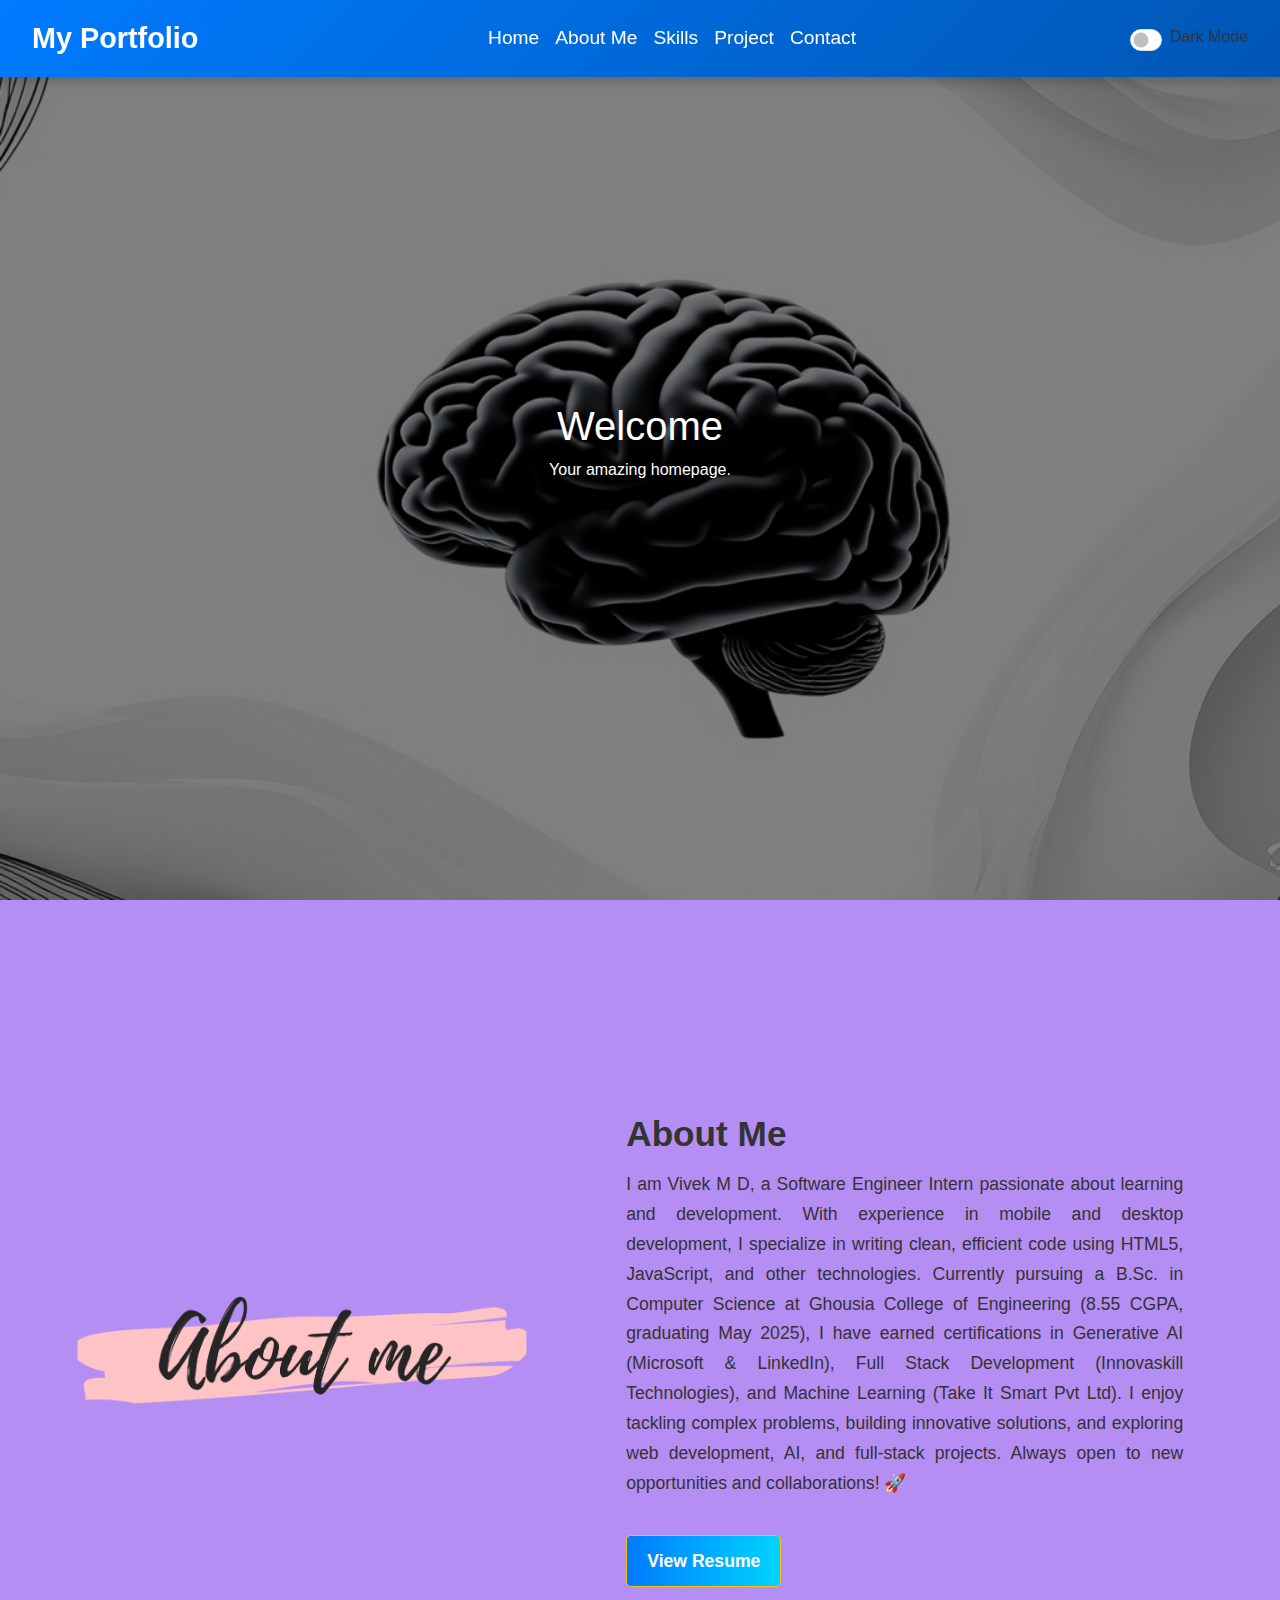
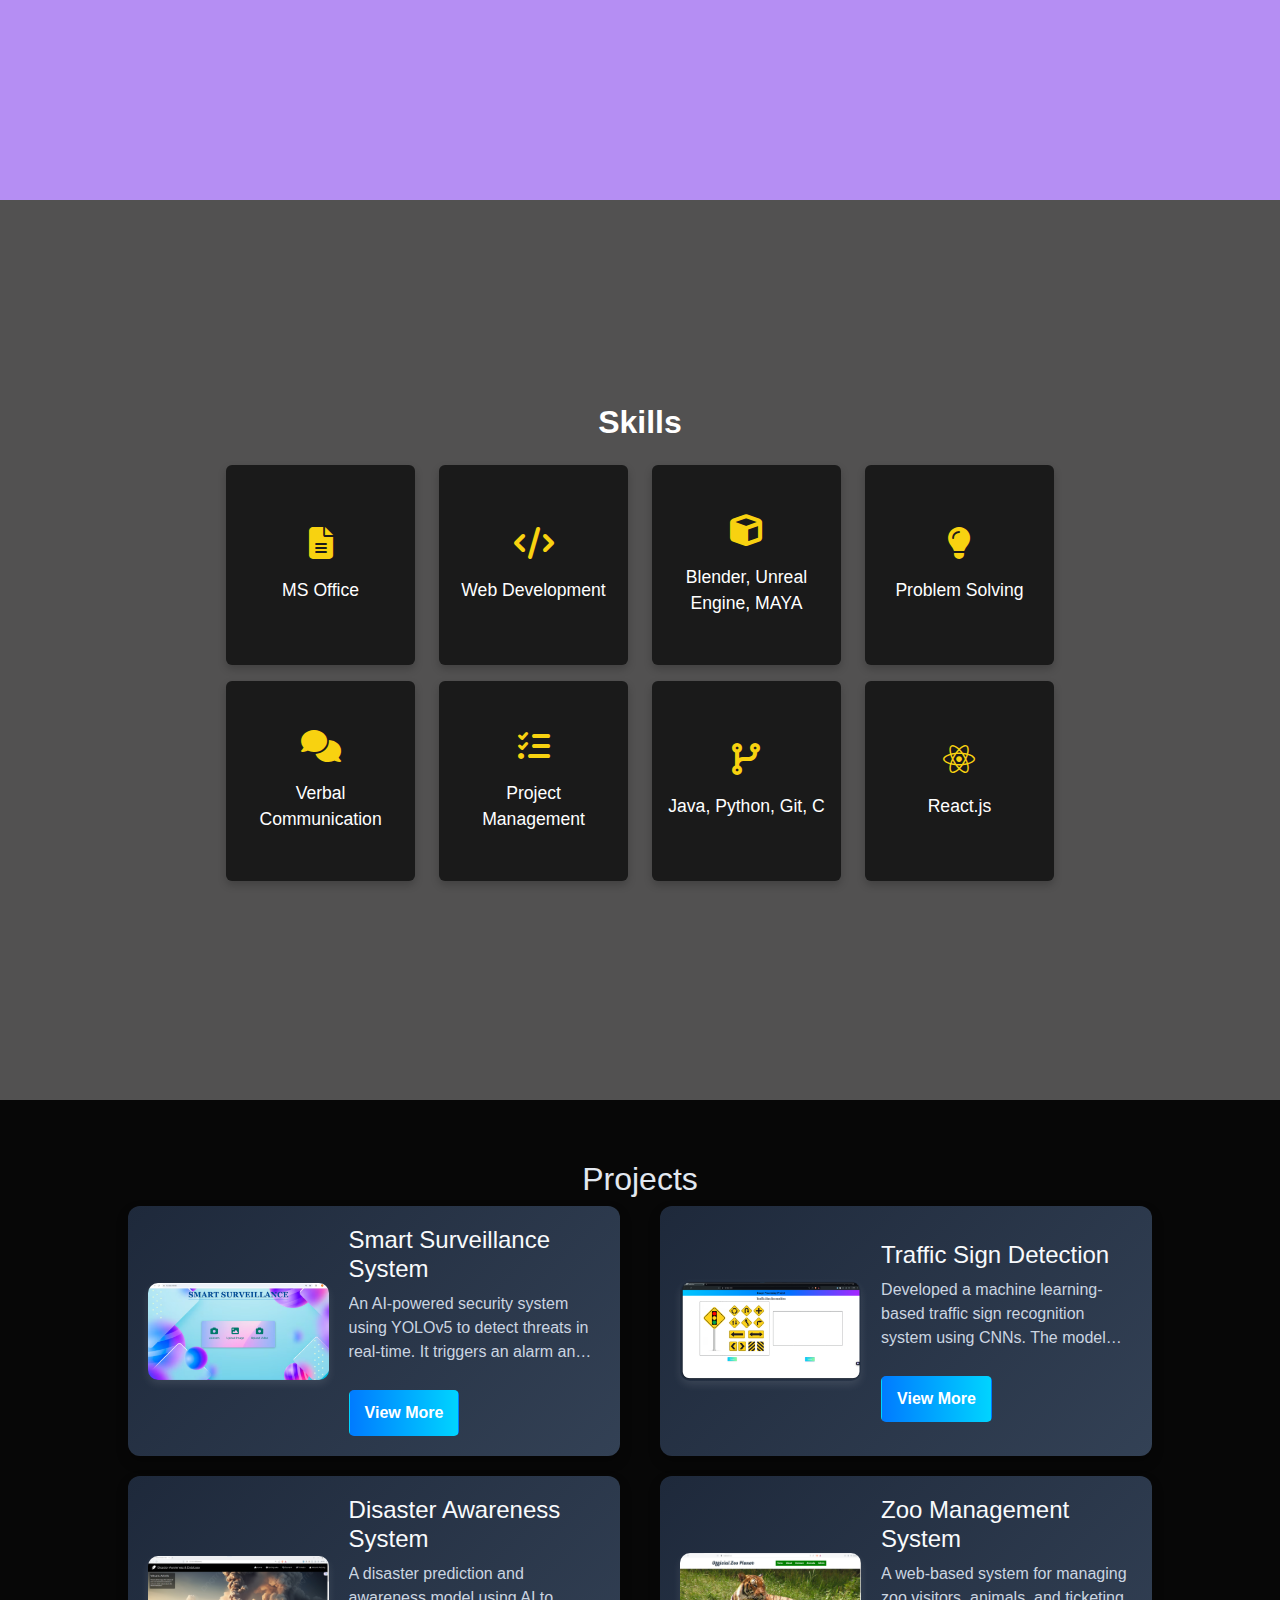
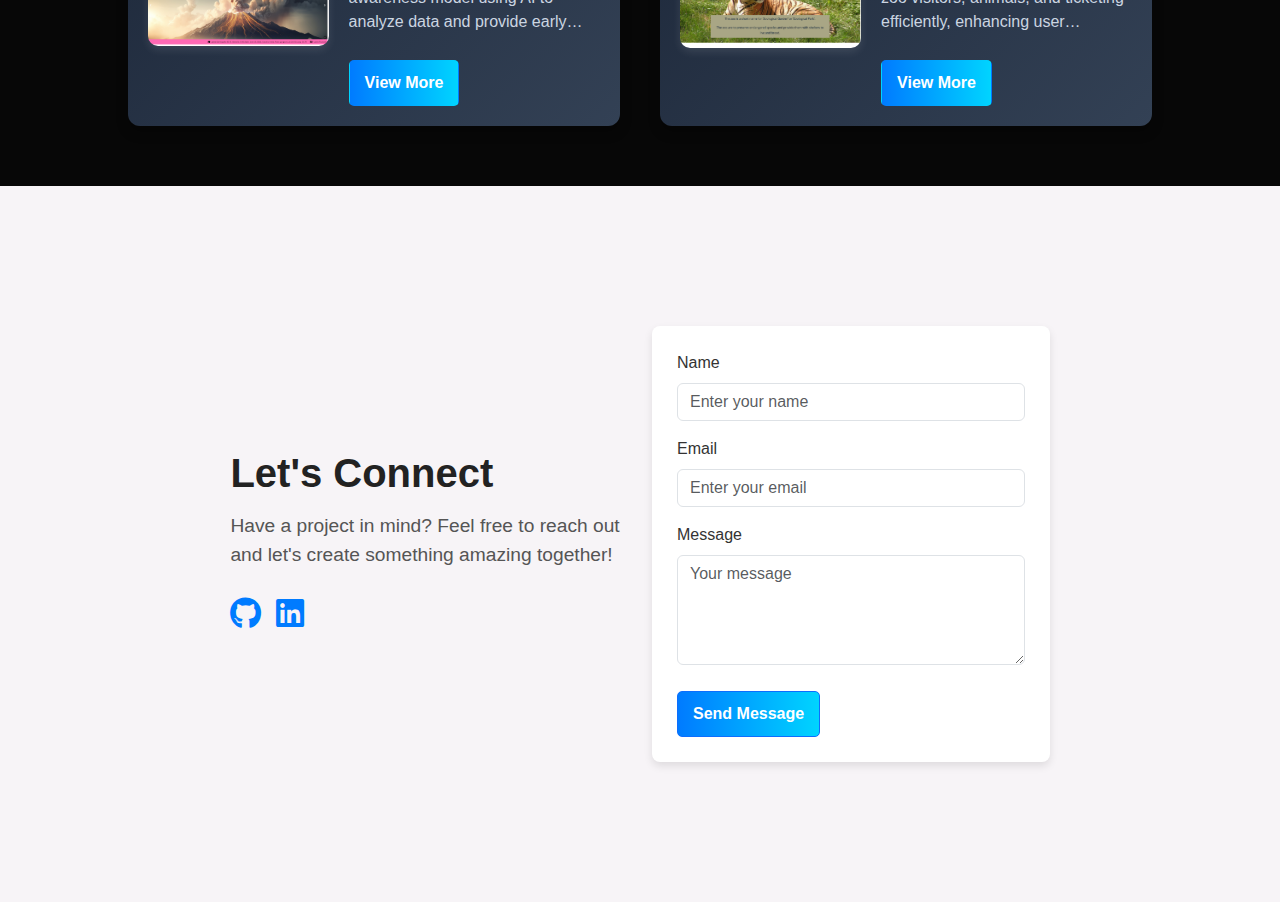
<file: index.html>
<!DOCTYPE html>
<html lang="en">
<head>
    <meta charset="UTF-8">
    <meta name="viewport" content="width=device-width, initial-scale=1.0">
    <title>My portfolio</title>
    <link rel="icon" type="image/png" href="./assets/portfolio.png">

    <!-- Bootstrap CSS -->
    <link href="https://cdn.jsdelivr.net/npm/bootstrap@5.3.3/dist/css/bootstrap.min.css" rel="stylesheet">
    <link rel="stylesheet" href="https://cdnjs.cloudflare.com/ajax/libs/font-awesome/6.4.2/css/all.min.css">
    <link rel="stylesheet" href="./assets/css/style.css">
    <link rel="stylesheet" href="./assets/css/darkmode.css">

</head>
<body>
    
<!-- Navbar (Fixed at Top) -->
<nav class="navbar navbar-expand-lg navbar-custom fixed-top">
    <div class="container-fluid">
        <a class="navbar-brand fw-bold" href="#">My Portfolio</a>

        <!-- Right-aligned Hamburger Menu -->
        <button class="navbar-toggler ms-auto" type="button" data-bs-toggle="collapse" data-bs-target="#navbarNav">
            <span class="navbar-toggler-icon"></span>
        </button>

        <div class="collapse navbar-collapse text-center" id="navbarNav">
            <ul class="navbar-nav mx-auto">
                <li class="nav-item"><a class="nav-link" href="#">Home</a></li>
                <li class="nav-item"><a class="nav-link" href="#section2">About Me</a></li>
                <li class="nav-item"><a class="nav-link" href="#section3">Skills</a></li>
                <li class="nav-item"><a class="nav-link" href="#projects">Project</a></li>
                <li class="nav-item"><a class="nav-link" href="#section5">Contact</a></li>
            </ul>

            <!-- Dark Mode Toggle -->
            <div class="form-check form-switch d-lg-block d-flex justify-content-center mt-2 mt-lg-0">
                <input class="form-check-input" type="checkbox" id="darkModeToggle">
                <label class="form-check-label" for="darkModeToggle">Dark Mode</label>
            </div>
        </div>
    </div>
</nav>

<main>
        <!-- Full-Screen Hero Section -->
        <section id="section1" class="hero">
            <div class="hero-overlay">
                <h1>Welcome</h1>
                <p>Your amazing homepage.</p>
            </div>
            <img src="./assets/images/banner.png" alt="Welcome Image">
        </section> 

        <section id="section2" class="section about">
            <div class="about-container">
                <img src="./assets/images/aboutimg.png" alt="About Me">
                <div class="about-content">
                    <h1>About Me</h1>
                    <p>
                        I am Vivek M D, a Software Engineer Intern passionate about learning and development. 
                        With experience in mobile and desktop development, I specialize in writing clean, efficient 
                        code using HTML5, JavaScript, and other technologies.

                        Currently pursuing a B.Sc. in Computer Science at Ghousia College of Engineering (8.55 CGPA, 
                        graduating May 2025), I have earned certifications in Generative AI (Microsoft & LinkedIn), 
                        Full Stack Development (Innovaskill Technologies), and Machine Learning (Take It Smart Pvt Ltd).

                        I enjoy tackling complex problems, building innovative solutions, and exploring web development, 
                        AI, and full-stack projects. Always open to new opportunities and collaborations! 🚀
                    </p>
                    <!-- Resume Button -->
                    <a href="./assets/VIVEK_MD_Resume.pdf" target="_blank" class="btn btn-warning mt-3">View Resume</a>
                </div>
            </div>
        </section>
        

    <section id="section3" class="section"> 
        <div class="container">
            <h2 class="text-center fw-bold mb-4">Skills</h2>
            <div class="row justify-content-center">
                
                <!-- MS Office -->
                <div class="col-md-3 col-sm-6 mb-3">
                    <div class="skill-card bg-dark p-3 rounded text-center">
                        <i class="fas fa-file-alt fa-2x mb-2"></i>
                        <p class="mb-0">MS Office</p>
                    </div>
                </div>
    
                <!-- Web Development -->
                <div class="col-md-3 col-sm-6 mb-3">
                    <div class="skill-card bg-dark p-3 rounded text-center">
                        <i class="fas fa-code fa-2x mb-2"></i>
                        <p class="mb-0">Web Development</p>
                    </div>
                </div>
    
                <!-- Blender, Unreal Engine, MAYA -->
                <div class="col-md-3 col-sm-6 mb-3">
                    <div class="skill-card bg-dark p-3 rounded text-center">
                        <i class="fas fa-cube fa-2x mb-2"></i>
                        <p class="mb-0">Blender, Unreal Engine, MAYA</p>
                    </div>
                </div>
    
                <!-- Problem Solving -->
                <div class="col-md-3 col-sm-6 mb-3">
                    <div class="skill-card bg-dark p-3 rounded text-center">
                        <i class="fas fa-lightbulb fa-2x mb-2"></i>
                        <p class="mb-0">Problem Solving</p>
                    </div>
                </div>
    
                <!-- Verbal Communication -->
                <div class="col-md-3 col-sm-6 mb-3">
                    <div class="skill-card bg-dark p-3 rounded text-center">
                        <i class="fas fa-comments fa-2x mb-2"></i>
                        <p class="mb-0">Verbal Communication</p>
                    </div>
                </div>
    
                <!-- Project Management -->
                <div class="col-md-3 col-sm-6 mb-3">
                    <div class="skill-card bg-dark p-3 rounded text-center">
                        <i class="fas fa-tasks fa-2x mb-2"></i>
                        <p class="mb-0">Project Management</p>
                    </div>
                </div>
    
                <!-- Java, Python, Git, C -->
                <div class="col-md-3 col-sm-6 mb-3">
                    <div class="skill-card bg-dark p-3 rounded text-center">
                        <i class="fas fa-code-branch fa-2x mb-2"></i>
                        <p class="mb-0">Java, Python, Git, C</p>
                    </div>
                </div>
    
                <!-- React.js -->
                <div class="col-md-3 col-sm-6 mb-3">
                    <div class="skill-card bg-dark p-3 rounded text-center">
                        <i class="fab fa-react fa-2x mb-2"></i>
                        <p class="mb-0">React.js</p>
                    </div>
                </div>
    
            </div>
        </div>
    </section>

    <section id="projects" class="projects-section">
        <h2 class="text-center">Projects</h2>
        
        <div class="projects-container">
            <!-- Project 1 -->
            <div class="project-card">
                <img src="./assets/project-1/2.png" alt="Smart Surveillance System">
                <div class="project-details">
                    <h3>Smart Surveillance System</h3>
                    <p class="truncate-text">
                        An AI-powered security system using YOLOv5 to detect threats in real-time. It triggers an alarm and sends instant WhatsApp notifications using Flask and Twilio API, enhancing safety and monitoring efficiency.
                    </p>
                    <a href="projects.html#project1" class="btn">View More</a>
                </div>
            </div>
    
            <!-- Project 2 -->
            <div class="project-card">
                <img src="./assets/project-2/1.png" alt="Traffic Sign Detection">
                <div class="project-details">
                    <h3>Traffic Sign Detection</h3>
                    <p class="truncate-text">
                        Developed a machine learning-based traffic sign recognition system using CNNs. The model accurately detects and classifies traffic signs from images, enhancing road safety and supporting autonomous driving applications.
                    </p>
                    <a href="projects.html#project2" class="btn">View More</a>
                </div>
            </div>
    
            <!-- Project 3 -->
            <div class="project-card">
                <img src="./assets/project-3/1.png" alt="Disaster Awareness System">
                <div class="project-details">
                    <h3>Disaster Awareness System</h3>
                    <p class="truncate-text">
                        A disaster prediction and awareness model using AI to analyze data and provide early warnings, helping communities stay prepared and minimize risks.
                    </p>
                    <a href="projects.html#project3" class="btn">View More</a>
                </div>
            </div>
    
            <!-- Project 4 -->
            <div class="project-card">
                <img src="./assets/project-4/1.png" alt="Zoo Management System">
                <div class="project-details">
                    <h3>Zoo Management System</h3>
                    <p class="truncate-text">
                        A web-based system for managing zoo visitors, animals, and ticketing efficiently, enhancing user experience and operational control.
                    </p>
                    <a href="projects.html#project4" class="btn">View More</a>
                </div>
            </div>
        </div>
    </section>
    

    <section id="section5" class="contact-section">
        <div class="container">
            <div class="row align-items-center">
                <!-- Left Side: Heading & Description -->
                <div class="col-md-6 text-content">
                    <h2 class="fw-bold">Let's Connect</h2>
                    <p class="lead">Have a project in mind? Feel free to reach out and let's create something amazing together!</p>
                    
                    <!-- Social Links -->
                    <div class="social-links">
                        <a href="https://github.com/yourgithub" target="_blank"><i class="fab fa-github"></i></a>
                        <a href="https://linkedin.com/in/yourlinkedin" target="_blank"><i class="fab fa-linkedin"></i></a>
                    </div>
                </div>
    
                <!-- Right Side: Contact Form -->
                <div class="col-md-6">
                    <form id="contactForm">
                        <div class="mb-3">
                            <label for="name" class="form-label">Name</label>
                            <input type="text" id="name" class="form-control" placeholder="Enter your name" required>
                        </div>
                        
                        <div class="mb-3">
                            <label for="email" class="form-label">Email</label>
                            <input type="email" id="email" class="form-control" placeholder="Enter your email" required>
                        </div>
                        
                        <div class="mb-3">
                            <label for="message" class="form-label">Message</label>
                            <textarea id="message" class="form-control" rows="4" placeholder="Your message" required></textarea>
                        </div>
                        
                        <button type="submit" class="btn btn-primary">Send Message</button>
                    </form>
                </div>
            </div>
        </div>
    </section>
    
</main>




    <!-- Bootstrap JavaScript Bundle -->
<script src="https://cdn.jsdelivr.net/npm/bootstrap@5.3.3/dist/js/bootstrap.bundle.min.js"></script>
<script src="./assets/scripts/script.js"></script>
</body>
</html>
</file>
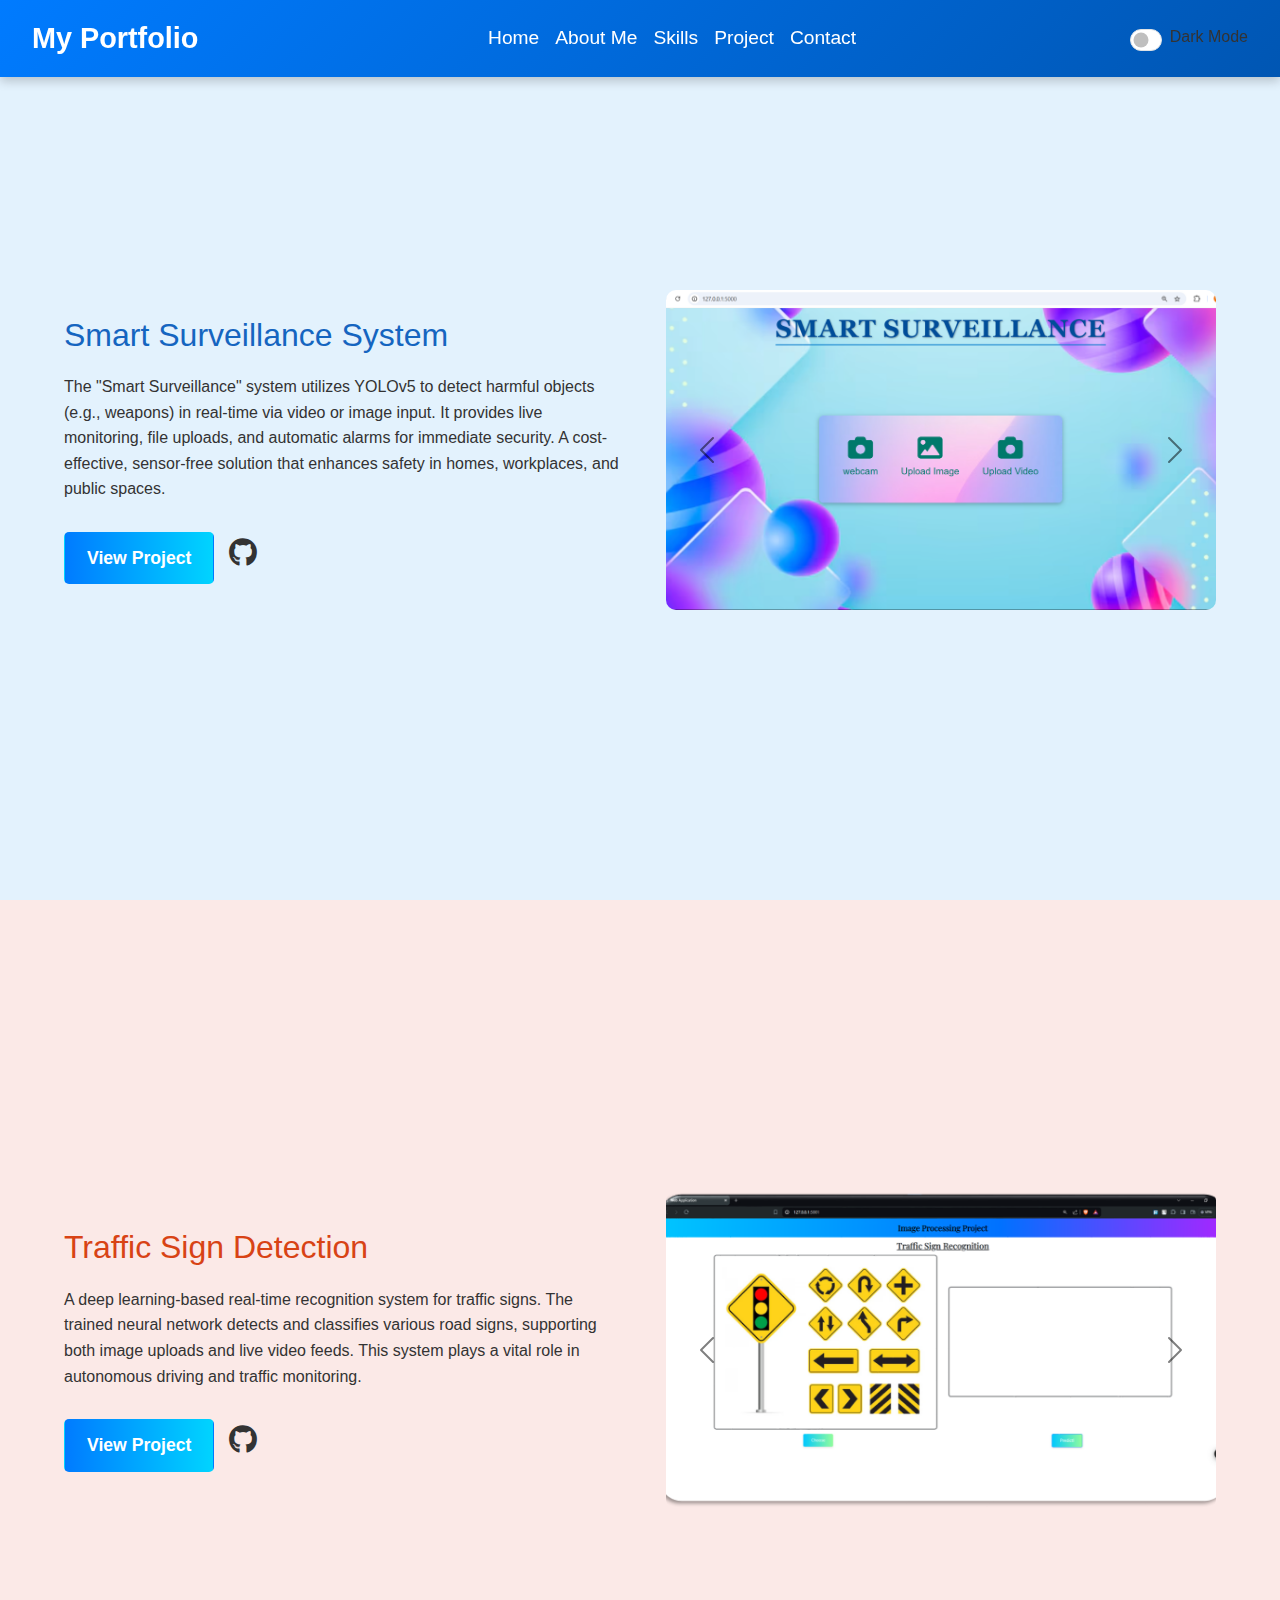
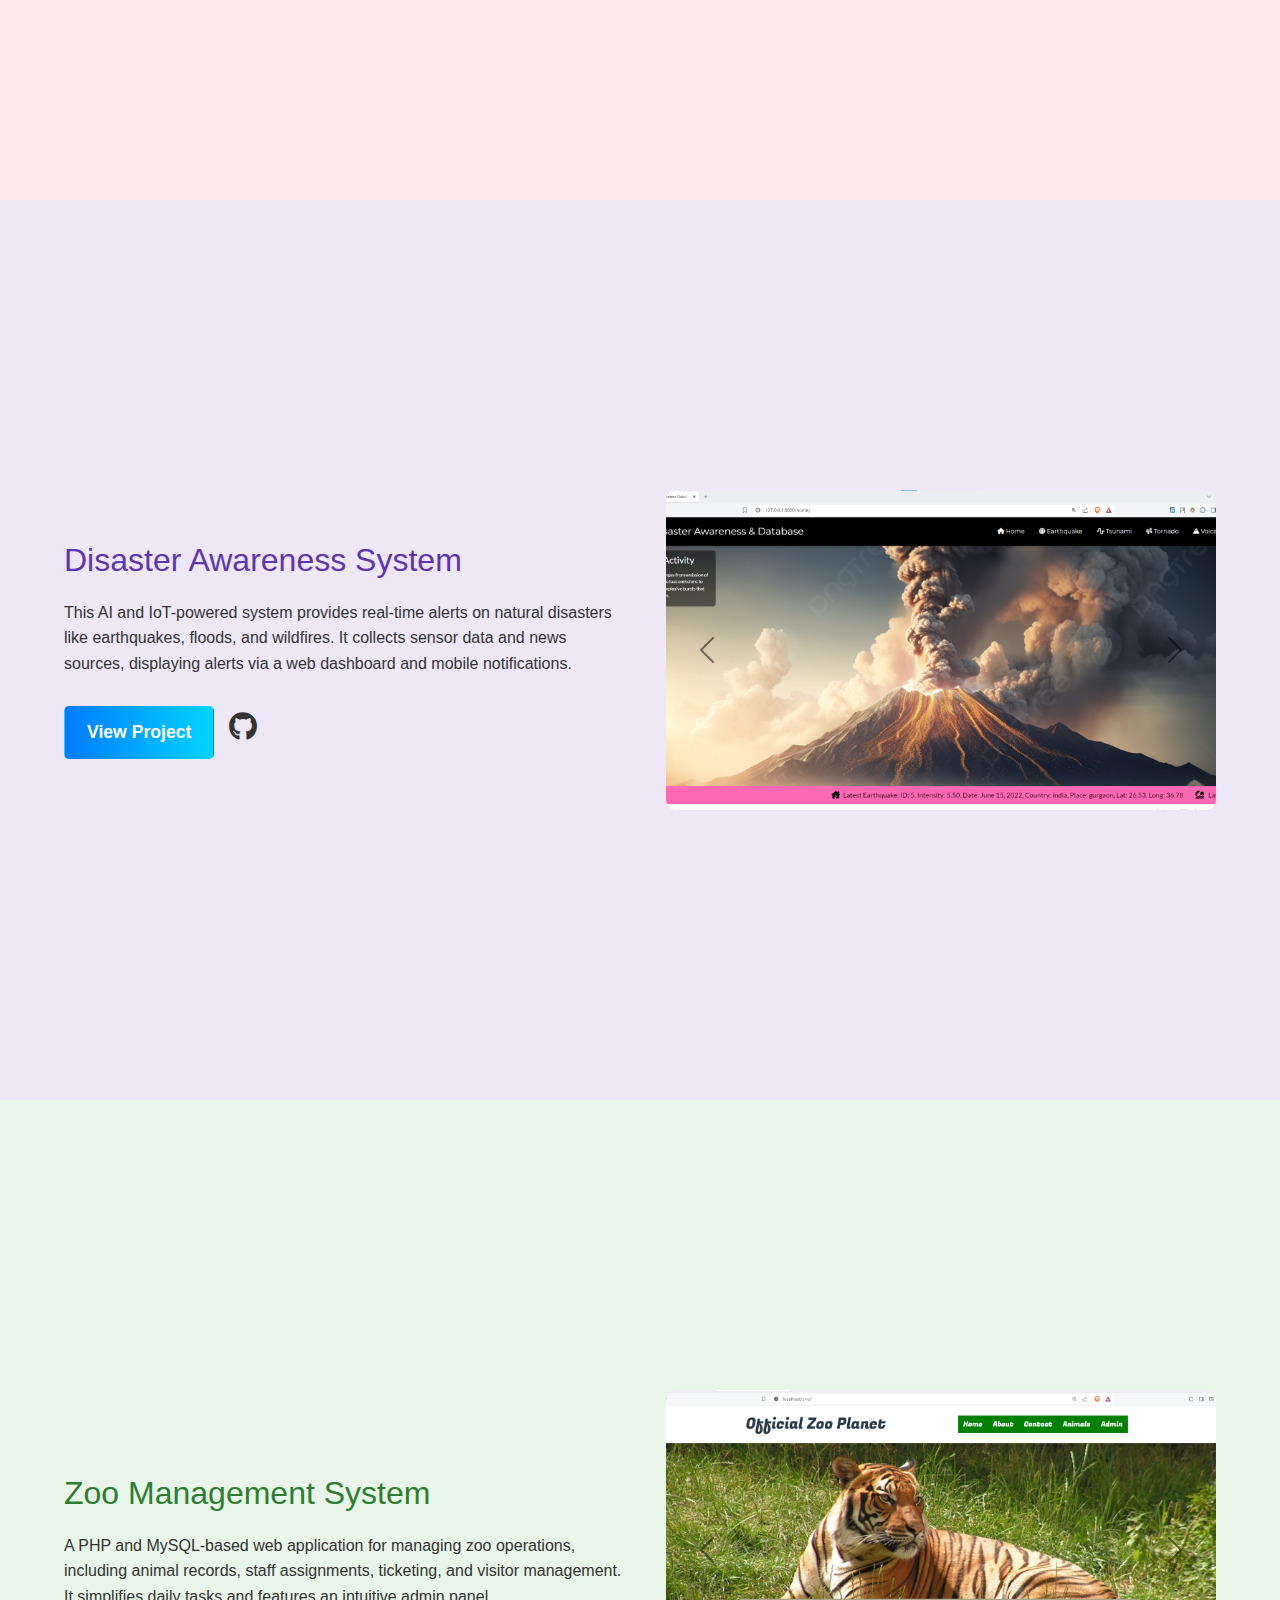
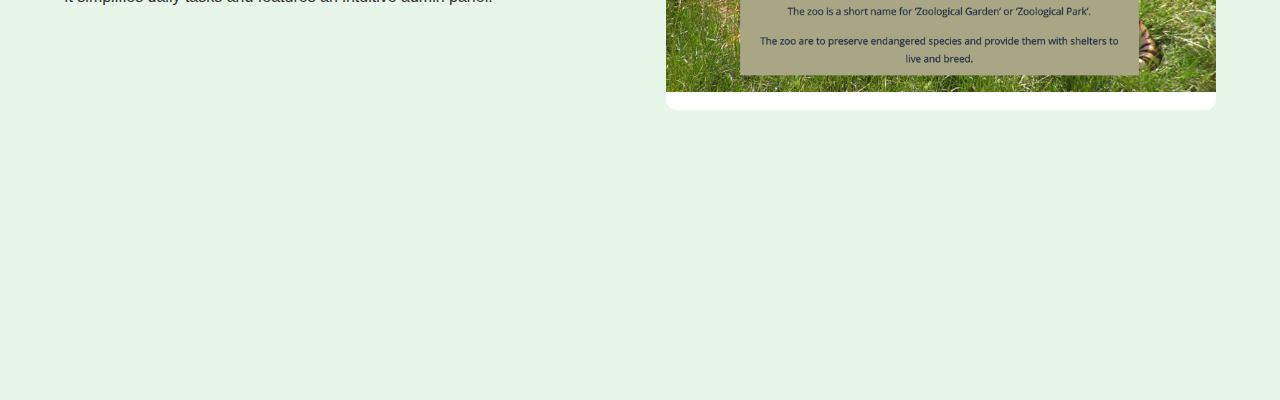
<file: projects.html>
<!DOCTYPE html>
<html lang="en">
<head>
    <meta charset="UTF-8">
    <meta name="viewport" content="width=device-width, initial-scale=1.0">
    <title>Projects</title>
    <link rel="icon" type="image/png" href="./assets/portfolio.png">

    <!-- Bootstrap CSS -->
    <link href="https://cdn.jsdelivr.net/npm/bootstrap@5.3.3/dist/css/bootstrap.min.css" rel="stylesheet">
    <link rel="stylesheet" href="https://cdnjs.cloudflare.com/ajax/libs/font-awesome/6.4.2/css/all.min.css">
    <link rel="stylesheet" href="./assets/css/style.css">
    <link rel="stylesheet" href="./assets/css/darkmode.css">
    <link rel="stylesheet" href="./assets/css/projectcss.css">
    <link rel="stylesheet" href="./assets/css/projectdarkmode.css">
</head>
<body>
    
    <!-- Navbar (Fixed at Top) -->
<nav class="navbar navbar-expand-lg navbar-custom fixed-top">
    <div class="container-fluid">
        <a class="navbar-brand fw-bold" href="#">My Portfolio</a>

        <!-- Right-aligned Hamburger Menu -->
        <button class="navbar-toggler ms-auto" type="button" data-bs-toggle="collapse" data-bs-target="#navbarNav">
            <span class="navbar-toggler-icon"></span>
        </button>

        <div class="collapse navbar-collapse text-center" id="navbarNav">
            <ul class="navbar-nav mx-auto">
                <li class="nav-item"><a class="nav-link" href="index.html#">Home</a></li>
                <li class="nav-item"><a class="nav-link" href="index.html#section2">About Me</a></li>
                <li class="nav-item"><a class="nav-link" href="index.html#section3">Skills</a></li>
                <li class="nav-item"><a class="nav-link" href="index.html#projects">Project</a></li>
                <li class="nav-item"><a class="nav-link" href="index.html#section5">Contact</a></li>
            </ul>

            <!-- Dark Mode Toggle -->
            <div class="form-check form-switch d-lg-block d-flex justify-content-center mt-2 mt-lg-0">
                <input class="form-check-input" type="checkbox" id="darkModeToggle">
                <label class="form-check-label" for="darkModeToggle">Dark Mode</label>
            </div>
        </div>
    </div>
</nav>

    <!-- 🌟 Smart Surveillance System -->
    <section id="project1" class="project-section">
        <div class="project-container">
            <div class="project-content">
                <h2>Smart Surveillance System</h2>
                <p>
                    The "Smart Surveillance" system utilizes YOLOv5 to detect harmful objects (e.g., weapons) in real-time via video or image input. 
                    It provides live monitoring, file uploads, and automatic alarms for immediate security. 
                    A cost-effective, sensor-free solution that enhances safety in homes, workplaces, and public spaces.
                </p>
                <div class="project-links">
                    <a href="https://github.com/vivekmd9551/Smart-surveillance-System-using-object-detection-yolov5-" class="btn">View Project</a>
                    <a href="https://github.com/vivekmd9551/Smart-surveillance-System-using-object-detection-yolov5-" class="github"><i class="fab fa-github"></i></a>
                </div>
            </div>
            <!-- 🎠 Image Carousel -->
            <div class="project-slider">
                <div id="project1Carousel" class="carousel slide" data-bs-ride="carousel">
                    <div class="carousel-inner">
                        <div class="carousel-item active">
                            <img src="./assets/project-1/2.png" class="d-block w-100" alt="Project Image 1">
                        </div>
                        <div class="carousel-item">
                            <img src="./assets/project-1/1.jpg" class="d-block w-100" alt="Project Image 2">
                        </div>
                        <div class="carousel-item">
                            <img src="./assets/project-1/3.jpg" class="d-block w-100" alt="Project Image 3">
                        </div>
                        <div class="carousel-item">
                            <img src="./assets/project-1/4.jpg" class="d-block w-100" alt="Project Image 4">
                        </div>
                        <div class="carousel-item">
                            <img src="./assets/project-1/5.png" class="d-block w-100" alt="Project Image 5">
                        </div>
                    </div>
                    <button class="carousel-control-prev" type="button" data-bs-target="#project1Carousel" data-bs-slide="prev">
                        <span class="carousel-control-prev-icon"></span>
                    </button>
                    <button class="carousel-control-next" type="button" data-bs-target="#project1Carousel" data-bs-slide="next">
                        <span class="carousel-control-next-icon"></span>
                    </button>
                </div>
            </div>
        </div>
    </section>

    <!-- 🚦 Traffic Sign Detection -->
    <section id="project2" class="project-section">
        <div class="project-container">
            <div class="project-content">
                <h2>Traffic Sign Detection</h2>
                <p>
                    A deep learning-based real-time recognition system for traffic signs. 
                    The trained neural network detects and classifies various road signs, 
                    supporting both image uploads and live video feeds. 
                    This system plays a vital role in autonomous driving and traffic monitoring.
                </p>
                <div class="project-links">
                    <a href="https://github.com/vivekmd9551/CSE-Project-Traffic-Sign-Recognition" class="btn">View Project</a>
                    <a href="https://github.com/vivekmd9551/CSE-Project-Traffic-Sign-Recognition" class="github"><i class="fab fa-github"></i></a>
                </div>
            </div>
            <div id="carouselProject2" class="carousel slide project-slider" data-bs-ride="carousel">
                <div class="carousel-inner">
                    <div class="carousel-item active">
                        <img src="./assets/project-2/1.png" alt="Traffic Sign Detection 1">
                    </div>
                    <div class="carousel-item">
                        <img src="./assets/project-2/2.png" alt="Traffic Sign Detection 2">
                    </div>
                    <div class="carousel-item">
                        <img src="./assets/project-2/3.png" alt="Traffic Sign Detection 3">
                    </div>
                    <div class="carousel-item">
                        <img src="./assets/project-2/4.png" alt="Traffic Sign Detection 4">
                    </div>
                </div>
                <button class="carousel-control-prev" type="button" data-bs-target="#carouselProject2" data-bs-slide="prev">
                    <span class="carousel-control-prev-icon"></span>
                </button>
                <button class="carousel-control-next" type="button" data-bs-target="#carouselProject2" data-bs-slide="next">
                    <span class="carousel-control-next-icon"></span>
                </button>
            </div>
        </div>
    </section>

    <!-- 🌍 Disaster Awareness System -->
    <section id="project3" class="project-section">
        <div class="project-container">
            <div class="project-content">
                <h2>Disaster Awareness System</h2>
                <p>
                    This AI and IoT-powered system provides real-time alerts on natural disasters 
                    like earthquakes, floods, and wildfires. It collects sensor data and news sources, 
                    displaying alerts via a web dashboard and mobile notifications.
                </p>
                <div class="project-links">
                    <a href="https://github.com/vivekmd9551/CSE-Project-Disaster-Management-System-using-Django" class="btn">View Project</a>
                    <a href="https://github.com/vivekmd9551/CSE-Project-Disaster-Management-System-using-Django" class="github"><i class="fab fa-github"></i></a>
                </div>
            </div>
            <div id="carouselProject3" class="carousel slide project-slider" data-bs-ride="carousel">
                <div class="carousel-inner">
                    <div class="carousel-item active">
                        <img src="./assets/project-3/1.png" alt="Disaster Awareness 1">
                    </div>
                    <div class="carousel-item">
                        <img src="./assets/project-3/2.png" alt="Disaster Awareness 2">
                    </div>
                    <div class="carousel-item">
                        <img src="./assets/project-3/3.png" alt="Disaster Awareness 3">
                    </div>
                </div>
                <button class="carousel-control-prev" type="button" data-bs-target="#carouselProject3" data-bs-slide="prev">
                    <span class="carousel-control-prev-icon"></span>
                </button>
                <button class="carousel-control-next" type="button" data-bs-target="#carouselProject3" data-bs-slide="next">
                    <span class="carousel-control-next-icon"></span>
                </button>
            </div>
        </div>
    </section>

    <!-- 🦁 Zoo Management System -->
    <section id="project4" class="project-section">
        <div class="project-container">
            <div class="project-content">
                <h2>Zoo Management System</h2>
                <p>
                    A PHP and MySQL-based web application for managing zoo operations, including animal records, 
                    staff assignments, ticketing, and visitor management. It simplifies daily tasks 
                    and features an intuitive admin panel.
                </p>
            </div>
            <div id="carouselProject4" class="carousel slide project-slider" data-bs-ride="carousel">
                <div class="carousel-inner">
                    <div class="carousel-item active">
                        <img src="./assets/project-4/1.png" alt="Zoo Management 1">
                    </div>
                    <div class="carousel-item">
                        <img src="./assets/project-4/2.png" alt="Zoo Management 2">
                    </div>
                    <div class="carousel-item">
                        <img src="./assets/project-4/3.png" alt="Zoo Management 3">
                    </div>
                    <div class="carousel-item">
                        <img src="./assets/project-4/4.png" alt="Zoo Management 4">
                    </div>
                </div>
                <button class="carousel-control-prev" type="button" data-bs-target="#carouselProject4" data-bs-slide="prev">
                    <span class="carousel-control-prev-icon"></span>
                </button>
                <button class="carousel-control-next" type="button" data-bs-target="#carouselProject4" data-bs-slide="next">
                    <span class="carousel-control-next-icon"></span>
                </button>
            </div>
        </div>
    </section>


    <script>
        function toggleDarkMode() {
            let theme = document.getElementById('theme-style');
            if (theme.getAttribute("href") === "styles.css") {
                theme.setAttribute("href", "dark-mode.css");
            } else {
                theme.setAttribute("href", "styles.css");
            }
        }
        </script>

    <!-- Bootstrap JavaScript Bundle -->
    <script src="https://cdn.jsdelivr.net/npm/bootstrap@5.3.3/dist/js/bootstrap.bundle.min.js"></script>
    <script src="./assets/scripts/script.js"></script>
</body>
</html>
</file>
<file: assets/css/style.css>
/* General Styles */
body {
    font-family: 'Poppins', sans-serif;
    background: #f8f9fa;
    color: #333;
    margin: 0;
    padding: 0;
    transition: background 0.3s, color 0.3s;
}

/* Fixed Navbar */
.navbar-custom {
    background: #007bff;
    box-shadow: 0px 4px 10px rgba(0, 0, 0, 0.1);
    padding: 12px 20px;
}

/* Full-Screen Sections */
.section {
    height: 100vh;
    display: flex;
    flex-direction: column;
    align-items: center;
    justify-content: center;
    text-align: center;
    padding: 50px;
    transition: all 0.3s ease-in-out;
}

/* Simple & Elegant Section Colors */
#section1 { background: #ffffff; color: #333; }  /* Clean White */
#section2 { background: #b58ef3; color: #333; }  /* Soft Gray */
#section3 { background: #525151; color: #333; }  /* Light Blue */
#section4 { background: #fce4ec; color: #333; }  /* Soft Pink */
#section5 { background: #f7f4f7; color: #333; }  /* Gentle Green */

/* Section Titles */
.section h1 {
    font-size: 3rem;
    font-weight: bold;
    margin-bottom: 10px;
}

.section p {
    font-size: 1.4rem;
    max-width: 600px;
}

/* Dark Mode Toggle */
.form-check-input {
    width: 45px;
    height: 22px;
    cursor: pointer;
    accent-color: #007bff;
}

/* Responsive Adjustments */
@media (max-width: 768px) {
    .section h1 {
        font-size: 2.5rem;
    }
    .section p {
        font-size: 1.2rem;
        padding: 0 15px;
    }
}


/* General Navbar Styles */
.navbar-custom {
    background: linear-gradient(135deg, #007bff, #0056b3);
    box-shadow: 0px 4px 10px rgba(0, 0, 0, 0.2);
    padding: 12px 20px;
    transition: background 0.3s, box-shadow 0.3s;
}

/* Navbar Brand */
.navbar-brand {
    font-size: 1.8rem;
    font-weight: bold;
    color: #ffffff !important;
    transition: color 0.3s;
}

/* Navbar Links */
.navbar-nav .nav-link {
    font-size: 1.2rem;
    font-weight: 500;
    color: #ffffff !important;
    transition: color 0.3s ease-in-out;
    padding: 10px 15px;
}

.navbar-nav .nav-link:hover {
    color: #ffcc00 !important;
}

/* Navbar Toggle Button */
.navbar-toggler {
    border: none;
    outline: none;
}

.navbar-toggler-icon {
    filter: brightness(0) invert(1); /* Makes the icon white */
}


/* Hero Section - Full-Screen Image with Text Overlay */
.hero {
    position: relative;
    width: 100%;
    height: 100vh;
    overflow: hidden;
}

.hero img {
    width: 100%;
    height: 100%;
    object-fit: cover;
}

.hero-overlay {
    position: absolute;
    top: 0;
    left: 0;
    width: 100%;
    height: 100%;
    background: rgba(0, 0, 0, 0.5); /* Dark overlay for text readability */
    display: flex;
    flex-direction: column;
    align-items: center;
    justify-content: center;
    text-align: center;
    color: white;
    padding: 20px;
}

/* About Us Section */
.about {
    display: flex;
    align-items: center;
    justify-content: center;
    padding: 50px 10%;
    background-color: #fff;
    min-height: 100vh; /* Ensures the section takes full height */
}

.about-container {
    display: flex;
    flex-wrap: wrap;
    align-items: center;
    max-width: 1200px;
    width: 100%;
    gap: 40px; /* Adds spacing between image and text */
}

/* 🖼️ Image (Left Side) */
.about-container img {
    width: 45%;
    max-width: 500px;
    height: auto;
    border-radius: 10px;
}

/* 📜 Content (Right Side) */
.about-content {
    width: 50%;
    padding: 20px;
    text-align: justify; /* Fully justified text */
}

.about-content h1 {
    font-size: 2.5rem;
    margin-bottom: 15px;
}

.about-content p {
    font-size: 1.2rem;
    line-height: 1.8;
    text-align: justify;
    margin-bottom: 20px; /* Ensures spacing between text and button */
}

/* 🎯 Resume Button (Below Text) */
.about-content .btn {
    display: inline-block;
    padding: 12px 20px;
    font-size: 1.1rem;
    border-radius: 5px;
    transition: 0.3s;
    color: white;
    background-color: #1565c0;
    text-decoration: none;
}

.about-content .btn:hover {
    background-color: #0d47a1;
}

/* 📌 Large Screens (1440px and above) */
@media (min-width: 1440px) {
    .about {
        padding: 80px 12%;
    }

    .about-container {
        flex-direction: row;
        justify-content: space-between;
        gap: 50px;
    }

    .about-container img {
        width: 40%;
        max-width: 550px;
    }

    .about-content {
        width: 55%; /* More text space */
    }

    .about-content h1 {
        font-size: 2.8rem;
    }

    .about-content p {
        font-size: 1.4rem;
        line-height: 2;
    }
}

/* 🖥️ Medium Screens (1020px - 1460px) */
@media (max-width: 1460px) and (min-width: 1020px) {
    .about {
        padding: 50px 6%;
    }

    .about-container {
        flex-direction: row; /* Keeps image left and content right */
        justify-content: space-between;
        gap: 30px;
    }

    .about-container img {
        width: 42%;
        max-width: 450px;
    }

    .about-content {
        width: 53%;
    }

    .about-content h1 {
        font-size: 2.2rem;
    }

    .about-content p {
        font-size: 1.1rem;
        line-height: 1.7;
    }
}

/* 📉 Tablets (Below 1020px) */
@media (max-width: 1020px) {
    .about {
        padding: 40px 5%;
    }

    .about-container {
        flex-direction: column; /* Stacks image and text */
        text-align: center;
    }

    .about-container img {
        width: 85%;
        max-width: 450px;
    }

    .about-content {
        width: 100%;
        padding: 20px;
        text-align: justify;
    }

    .about-content h1 {
        font-size: 2rem;
    }

    .about-content p {
        font-size: 1.1rem;
        line-height: 1.6;
    }
}

/* 📲 Mobile (Below 768px) */
@media (max-width: 768px) {
    .about {
        padding: 30px 5%;
    }

    .about-container img {
        width: 100%;
        max-width: 350px;
    }

    .about-content {
        width: 100%;
        padding: 15px;
        text-align: justify;
    }

    .about-content h1 {
        font-size: 1.8rem;
    }

    .about-content p {
        font-size: 1rem;
        line-height: 1.5;
    }

    .about-content .btn {
        font-size: 1rem;
        padding: 10px 18px;
    }
}

/* 📱 Small Mobile Screens (Below 480px) */
@media (max-width: 480px) {
    .about {
        padding: 20px 5%;
        min-height: auto;
    }

    .about-container img {
        width: 100%;
        max-width: 300px;
    }

    .about-content {
        width: 100%;
        padding: 10px;
        text-align: justify;
    }

    .about-content h1 {
        font-size: 1.5rem;
        margin-bottom: 10px;
    }

    .about-content p {
        font-size: 0.9rem;
        line-height: 1.4;
    }

    .about-content .btn {
        font-size: 0.9rem;
        padding: 8px 15px;
    }
}


/* Skills Section */
.container {
    padding: 60px 10%;
    max-width: 1400px;
    margin: auto;
}
.mb-4 {
    color: white;
}
/* Skill Card Styling */
.skill-card {
    background-color: #1a1a1a !important;
    color: #fff;
    padding: 20px;
    border-radius: 10px;
    box-shadow: 0 4px 8px rgba(0, 0, 0, 0.2);
    transition: transform 0.3s ease, box-shadow 0.3s ease;
    display: flex;
    flex-direction: column;
    align-items: center;
    justify-content: center;
    min-height: 180px; /* Default size for big screens */
}

/* Hover Effect */
.skill-card:hover {
    transform: translateY(-5px);
    box-shadow: 0 6px 12px rgba(255, 255, 255, 0.2);
}

/* Icon Styling */
.skill-card i {
    color: #f8d210;
    font-size: 2rem;
}

/* Center Align Text */
.skill-card p {
    font-size: 1.1rem;
    font-weight: 500;
    margin: 10px 0 0;
}

/* Desktop View - Full Size */
@media (min-width: 1440px) and (max-width: 1920px) {
    .container {
        padding: 80px 10%; /* More padding for a balanced look */
        max-width: 1600px; /* Ensures structure */
    }

    .row {
        display: flex;
        flex-wrap: wrap;
        justify-content: center;
        gap: 20px; /* Adds spacing between skill cards */
    }

    .col-md-3 {
        flex: 1 1 calc(25% - 20px); /* 4 cards per row */
        max-width: calc(25% - 20px);
    }

    .skill-card {
        min-height: 220px; /* Bigger cards for better readability */
        padding: 25px; /* Increased padding */
        font-size: 1.2rem;
    }

    .skill-card i {
        font-size: 2rem; /* Larger icons */
    }

    .skill-card p {
        font-size: 1.2rem;
    }
}

@media (min-width: 1024px) {
    .row {
        display: flex;
        flex-wrap: wrap;
        justify-content: space-between;
    }

    .col-md-3 {
        flex: 1 1 22%;
        max-width: 22%;
    }

    .skill-card {
        min-height: 200px; 
    }
}

/* Tablet View - 2 Columns (50% smaller) */
@media (max-width: 1024px) {
    .container {
        padding: 50px 5%;
    }

    .col-md-3 {
        flex: 1 1 45%;
        max-width: 45%;
    }

    .skill-card {
        min-height: 140px; /* Reduced height */
        padding: 15px; /* Smaller padding */
    }

    .skill-card i {
        font-size: 1.5rem;
    }

    .skill-card p {
        font-size: 0.9rem;
    }
}

/* Fix for 733px to 1240px - Ensures the skills section stays within bounds */
@media (min-width: 733px) and (max-width: 1240px) {
    .container {
        padding: 50px 5%;
    }

    .row {
        display: flex;
        flex-wrap: wrap;
        justify-content: center; /* Centers content properly */
        gap: 15px; /* Adds spacing between cards */
    }

    .col-md-3 {
        flex: 1 1 calc(33.33% - 15px); /* Distributes cards into 3 columns */
        max-width: calc(33.33% - 15px);
    }

    .skill-card {
        min-height: 160px; /* Adjusted to prevent overflow */
        padding: 15px;
    }

    .skill-card i {
        font-size: 1.6rem;
    }

    .skill-card p {
        font-size: 1rem;
    }
}


/* 📱 Mobile View - 2 Columns, Smaller Cards */
@media (max-width: 768px) {
    .container {
        padding: 30px 5%;
    }

    .row {
        display: flex;
        flex-wrap: wrap;
        justify-content: center;
        gap: 10px; /* Reduced gap */
    }

    .col-md-3 {
        flex: 1 1 calc(50% - 10px); /* Ensures 2 columns */
        max-width: calc(50% - 10px);
    }

    .skill-card {
        min-height: 90px; /* Smaller height */
        padding: 8px; /* Reduced padding */
    }

    .skill-card i {
        font-size: 1rem; /* Smaller icon */
    }

    .skill-card p {
        font-size: 0.75rem; /* Smaller text */
    }
}

/* 📲 Small Mobile (Extra Small Cards) */
@media (max-width: 480px) {
    .container {
        padding: 20px 5%;
    }

    .row {
        gap: 5px; /* Minimal gap for compact layout */
    }

    .col-md-3 {
        flex: 1 1 50%; /* Ensures 2 columns */
        max-width: 50%;
    }

    .skill-card {
        min-height: 75px; /* Further reduced size */
        padding: 6px;
    }

    .skill-card i {
        font-size: 0.9rem;
    }

    .skill-card p {
        font-size: 0.7rem;
    }
}
/* 📲 iPhone SE to iPhone 14 Pro Max (345px - 430px) - 2 Column Layout */
@media (min-width: 345px) and (max-width: 430px) {
    .container {
        padding: 15px 5%;
    }

    .row {
        display: flex;
        flex-wrap: wrap;
        justify-content: center;
        gap: 5px; /* Minimal spacing for compact design */
    }

    .col-md-3 {
        flex: 1 1 48%; /* Ensures exactly 2 columns */
        max-width: 48%;
    }

    .skill-card {
        min-height: 60px; /* Even smaller height */
        padding: 4px;
        border-radius: 5px; /* Smaller rounded corners */
    }

    .skill-card i {
        font-size: 0.75rem; /* Smaller icons */
    }

    .skill-card p {
        font-size: 0.6rem; /* Smaller text */
        text-align: center; /* Keeps text aligned properly */
    }
}

/* 📲 430px - 490px (Ensuring 2 Columns) */
@media (min-width: 430px) and (max-width: 490px) {
    .container {
        padding: 20px 5%;
    }

    .row {
        display: flex;
        flex-wrap: wrap;
        justify-content: center;
        gap: 8px; /* Keeps spacing minimal */
    }

    .col-md-3 {
        flex: 1 1 48%; /* Ensures exactly 2 columns */
        max-width: 48%;
    }

    .skill-card {
        min-height: 80px; /* Balanced height */
        padding: 6px;
        border-radius: 6px; /* Slightly rounded corners */
    }

    .skill-card i {
        font-size: 1rem; /* Optimized icon size */
    }

    .skill-card p {
        font-size: 0.75rem; /* Keeps text readable */
        text-align: center; /* Proper alignment */
    }
}


/* 🌌 Projects Section */
.projects-section {
    padding: 60px 10%;
    background-color: #070707; /* Deep Dark Blue */
    color: #E2E8F0; /* Light Grey Text */
}

/* 🔹 Container */
.projects-container {
    display: flex;
    flex-wrap: wrap;
    justify-content: space-between;
    gap: 20px;
}

/* 🏗️ Project Card */
.project-card {
    display: flex;
    flex-direction: row;
    align-items: center;
    background: linear-gradient(135deg, #1E293B, #334155); /* Smooth Gradient */
    padding: 20px;
    border-radius: 12px;
    box-shadow: 0 6px 12px rgba(0, 0, 0, 0.3);
    width: 48%;
    min-height: 220px;
    overflow: hidden;
    transition: transform 0.3s ease, box-shadow 0.3s ease;
}

/* ✨ Hover Effect */
.project-card:hover {
    transform: translateY(-5px);
    box-shadow: 0 8px 16px rgba(0, 212, 255, 0.3);
}

/* 🖼️ Project Image */
.project-card img {
    width: 40%;
    height: auto;
    border-radius: 10px;
    object-fit: cover;
    box-shadow: 0 4px 8px rgba(255, 255, 255, 0.1);
}

/* 📄 Project Details */
.project-details {
    width: 60%;
    padding-left: 20px;
}

/* 📌 Title */
.project-details h3 {
    font-size: 1.5rem;
    margin-bottom: 8px;
    color: #F8FAFC; /* White */
}

/* 📝 Description */
.project-details p {
    font-size: 1rem;
    line-height: 1.5;
    color: #CBD5E1; /* Soft Grey */
    display: -webkit-box;
    -webkit-line-clamp: 3; /* Limits text to 3 lines */
    -webkit-box-orient: vertical;
    overflow: hidden;
    text-overflow: ellipsis;
}

/* 🔵 View More Button */
.btn {
    display: inline-block;
    padding: 10px 15px;
    margin-top: 10px;
    color: white;
    background: linear-gradient(90deg, #007BFF, #00D4FF);
    text-decoration: none;
    border-radius: 5px;
    font-weight: bold;
    transition: all 0.3s ease;
}

/* ⚡ Hover Button Effect */
.btn:hover {
    background: linear-gradient(90deg, #00D4FF, #007BFF);
    box-shadow: 0 4px 10px rgba(0, 212, 255, 0.4);
    transform: scale(1.05);
}

/* 🖥️ Desktop - Full View */
/* 🌌 Projects Section - Bigger for 1920x1080 */
@media (min-width: 1440px) {
    .projects-section {
        padding: 100px 12%;
    }

    .projects-container {
        gap: 30px; /* More spacing */
    }

    .project-card {
        width: 45%; /* Slightly wider */
        min-height: 280px; /* Bigger cards */
        padding: 25px;
        border-radius: 14px;
        box-shadow: 0 8px 16px rgba(0, 0, 0, 0.4);
    }

    .project-card img {
        width: 45%;
        max-height: 240px;
        border-radius: 12px;
        box-shadow: 0 6px 12px rgba(255, 255, 255, 0.15);
    }

    .project-details {
        width: 55%;
        padding-left: 25px;
    }

    .project-details h3 {
        font-size: 1.8rem; /* Bigger title */
    }

    .project-details p {
        font-size: 1.2rem; /* More readable text */
        -webkit-line-clamp: 4;
    }

    .btn {
        font-size: 1.1rem;
        padding: 12px 18px;
    }
}

/* 🖥️ Ultra-Wide Screens (1920x1080 and above) */
@media (min-width: 1920px) {
    .projects-section {
        padding: 120px 15%;
    }

    .projects-container {
        gap: 40px; /* More spacing */
    }

    .project-card {
        width: 44%;
        min-height: 320px;
        padding: 30px;
        border-radius: 16px;
        box-shadow: 0 10px 20px rgba(0, 0, 0, 0.5);
    }

    .project-card img {
        width: 50%;
        max-height: 260px;
        border-radius: 14px;
        box-shadow: 0 8px 14px rgba(255, 255, 255, 0.2);
    }

    .project-details {
        width: 50%;
        padding-left: 30px;
    }

    .project-details h3 {
        font-size: 2rem;
    }

    .project-details p {
        font-size: 1.3rem;
        -webkit-line-clamp: 5;
    }

    .btn {
        font-size: 1.2rem;
        padding: 14px 22px;
    }
}

@media (min-width: 1024px) {
    .projects-container {
        flex-wrap: wrap;
        justify-content: space-between;
    }
    .project-card {
        width: 48%;
    }
}

/* 📱 Tablet - 1 Project Per Row */
@media (max-width: 1024px) {
    .projects-container {
        flex-direction: column;
        align-items: center;
    }
    .project-card {
        width: 100%;
        flex-direction: column;
        text-align: center;
        padding: 15px;
    }
    .project-card img {
        width: 100%;
        max-height: 200px;
    }
    .project-details {
        width: 100%;
        padding: 10px 0;
    }
    .project-details h3 {
        font-size: 1.3rem;
    }
    .project-details p {
        -webkit-line-clamp: 2;
        font-size: 0.95rem;
    }
}

/* 📱 Mobile - Compact Layout */
@media (max-width: 768px) {
    .projects-section {
        padding: 40px 5%;
    }
    .project-card {
        min-height: 180px;
        padding: 12px;
    }
    .project-card img {
        max-height: 180px;
    }
    .project-details h3 {
        font-size: 1.2rem;
    }
    .project-details p {
        -webkit-line-clamp: 2;
        font-size: 0.9rem;
    }
}

/* 📱 Small Mobile - Minimalist View */
@media (max-width: 480px) {
    .projects-section {
        padding: 30px 5%;
    }
    .project-card {
        min-height: 150px;
    }
    .project-card img {
        max-height: 150px;
    }
    .project-details h3 {
        font-size: 1.1rem;
    }
    .project-details p {
        -webkit-line-clamp: 1;
        font-size: 0.85rem;
    }
    .btn {
        padding: 8px 12px;
        font-size: 0.85rem;
    }
}

/* Contact Section */
.contact-section {
    padding: 80px 10%;
    background: #f8f9fa; /* Light background */
    color: #333; /* Dark text */
}

/* Container Alignment */
.contact-section .row {
    display: flex;
    align-items: center;
    justify-content: space-between;
}

/* Left Side: Text Content */
.text-content {
    max-width: 500px; /* Prevents excessive stretching */
}

.text-content h2 {
    font-size: 2.5rem;
    margin-bottom: 15px;
    color: #222;
}

.text-content p {
    font-size: 1.2rem;
    margin-bottom: 20px;
    color: #555;
}

/* Social Icons */
.social-links {
    display: flex;
    gap: 15px;
    margin-top: 10px;
}

.social-links a {
    font-size: 2rem;
    color: #007bff; /* Blue color */
    transition: color 0.3s ease;
}

.social-links a:hover {
    color: #0056b3; /* Darker blue */
}

/* Right Side: Contact Form */
form {
    background: white;
    padding: 25px;
    border-radius: 8px;
    box-shadow: 0 4px 8px rgba(0, 0, 0, 0.1); /* Soft shadow */
    width: 100%;
    max-width: 500px;
}

/* Responsive Design */
@media (max-width: 768px) {
    .contact-section .row {
        flex-direction: column;
        text-align: center;
    }

    .text-content {
        max-width: 100%;
    }

    .social-links {
        justify-content: center;
    }

    form {
        max-width: 100%;
        margin-top: 20px;
    }
}
</file>
<file: assets/css/darkmode.css>
/* Dark Mode */
body.dark-mode {
    background: #121212;
    color: #e0e0e0;
}

/* Dark Mode Navbar */
body.dark-mode .navbar-custom {
    background: linear-gradient(135deg, #1c1c1c, #292929);
    box-shadow: 0px 4px 10px rgba(255, 255, 255, 0.1);
}

/* Dark Mode Navbar Brand */
body.dark-mode .navbar-brand {
    color: #ffcc00 !important;
}

/* Dark Mode Navbar Links */
body.dark-mode .nav-link {
    color: #e0e0e0 !important;
    transition: color 0.3s ease-in-out;
}

body.dark-mode .nav-link:hover {
    color: #ff8800 !important;
}

/* Dark Mode Navbar Toggler */
body.dark-mode .navbar-toggler {
    border-color: rgba(255, 255, 255, 0.6);
}

body.dark-mode .navbar-toggler-icon {
    filter: brightness(0) invert(1); /* Ensures visibility */
}

/* Dark Mode Navbar Dropdown */
body.dark-mode .navbar-collapse {
    background: #1f1f1f;
    border-radius: 10px;
}

/* Dark Mode Toggle Switch */
body.dark-mode .form-check-input {
    background-color: #444;
    border-color: #ffcc00;
}

body.dark-mode .form-check-input:checked {
    background-color: #ffcc00;
    border-color: #ffcc00;
}



/* 🌙 Global Dark Mode */
body.dark-mode {
    background-color: #121212 !important;
    color: #E0E0E0 !important;
    transition: background 0.3s ease, color 0.3s ease;
}

/* 🖤 About Section - Dark Mode */
body.dark-mode .about {
    background: #181818 !important;
    color: #E0E0E0 !important;
}

/* 🚀 Skills Section - Dark Mode */
body.dark-mode .skills-section {
    background: #1A1A1A !important;
    color: #F0F0F0 !important;
}

/* 🔥 Projects Section - Dark Mode */
body.dark-mode .projects-section {
    background-color: #121212 !important;
    color: #E0E0E0 !important;
}

/* 💌 Contact Section - Dark Mode */
body.dark-mode .contact-section {
    background: #181818 !important;
    color: #E0E0E0 !important;
}

/* 🎨 Fix Specific Element Colors */

/* 🔹 About Section */
body.dark-mode .about-container {
    background: none !important;
}

/* 🔹 Skills Section */
body.dark-mode .skill-card {
    background: #222222 !important;
    color: #E0E0E0 !important;
}

/* 🔹 Projects Section */
body.dark-mode .project-details h3 {
    color: #F8FAFC !important;
}

body.dark-mode .project-details p {
    color: #BBBBBB !important;
}

/* 🔹 Contact Section */
body.dark-mode .text-content h2 {
    color: #FFFFFF !important;
}

body.dark-mode .text-content p {
    color: #BBBBBB !important;
}

/* 🔹 Form Background */
body.dark-mode form {
    background: #222222 !important;
    color: #E0E0E0 !important;
}

/* 🎯 Icons */
body.dark-mode i, 
body.dark-mode .social-links a {
    color: #1E90FF !important; /* Bright Blue */
}

body.dark-mode .social-links a:hover, 
body.dark-mode i:hover {
    color: #FFD700 !important; /* Gold on Hover */
}

/* ✨ Smooth Transition */
body.dark-mode * {
    transition: background 0.3s ease, color 0.3s ease;
}
</file>
<file: assets/css/projectcss.css>
/* 🌟 Global Styles */
body {
    font-family: 'Arial', sans-serif;
    margin: 0;
    padding: 0;
    background-color: #f5f5f5;
    color: #333;
}

h2 {
    font-size: 2.2rem;
    margin-bottom: 20px;
}

p {
    font-size: 1.1rem;
    line-height: 1.6;
    max-width: 600px;
}

/* 🔹 Project Sections */
.project-section {
    display: flex;
    align-items: center;
    justify-content: center;
    padding: 100px 5%;
    min-height: 100vh;
    flex-wrap: wrap;
}

/* 🚀 Smart Surveillance System */
#project1 {
    background-color: #e3f2fd; /* Light Blue */
}

#project1 h2 {
    color: #1565c0;
}

#project1 .btn {
    background-color: #1565c0;
}

#project1 .btn:hover {
    background-color: #0d47a1;
}

/* 🚦 Traffic Sign Detection */
#project2 {
    background-color: #fbe9e7; /* Light Coral */
}

#project2 h2 {
    color: #d84315;
}

#project2 .btn {
    background-color: #d84315;
}

#project2 .btn:hover {
    background-color: #bf360c;
}

/* 🌍 Disaster Awareness System */
#project3 {
    background-color: #ede7f6; /* Light Purple */
}

#project3 h2 {
    color: #5e35b1;
}

#project3 .btn {
    background-color: #5e35b1;
}

#project3 .btn:hover {
    background-color: #4527a0;
}

/* 🦁 Zoo Management System */
#project4 {
    background-color: #e8f5e9; /* Light Green */
}

#project4 h2 {
    color: #2e7d32;
}

#project4 .btn {
    background-color: #2e7d32;
}

#project4 .btn:hover {
    background-color: #1b5e20;
}

/* 🔹 Project Container */
.project-container {
    display: flex;
    align-items: center;
    justify-content: space-between;
    max-width: 1200px;
    width: 100%;
    gap: 40px;
}

/* 📌 Text Content */
.project-content {
    flex: 1;
    text-align: left;
}

/* 🎠 Image Carousel */
.project-slider {
    flex: 1;
    max-width: 600px; /* ✅ Increased width */
}

.project-slider img {
    width: 100%;
    height: 360px;
    object-fit: cover;
    border-radius: 10px;
}

/* 🎨 Buttons & Links */
.project-links {
    display: flex;
    align-items: center;
    gap: 15px;
    margin-top: 20px;
}

.project-links .btn {
    display: inline-block;
    padding: 12px 22px;
    font-size: 1.1rem;
    border-radius: 5px;
    transition: 0.3s;
    color: white;
    text-decoration: none;
}

.project-links .github {
    font-size: 1.8rem;
    color: #333;
    transition: 0.3s;
    vertical-align: middle;
}

.project-links .github:hover {
    color: #007bff;
}

/* 🎠 Bootstrap Carousel Controls */
.carousel-control-prev, .carousel-control-next {
    filter: invert(100%);
}

/* 🔥📱 Responsive Design */

/* 💻 Large Screens (1920px and above) */
@media screen and (min-width: 1920px) {
    h2 {
        font-size: 3rem;
    }
    p {
        font-size: 1.5rem;
    }
    .project-container {
        max-width: 1500px;
    }
    .project-slider {
        max-width: 750px; /* ✅ Wider images */
    }
    .project-slider img {
        height: 450px;
    }
    .project-links .btn {
        font-size: 1.4rem;
        padding: 15px 30px;
    }
    .project-links .github {
        font-size: 2.5rem;
    }
}

/* 🖥️ Laptops (1366px - 1600px) */
@media screen and (max-width: 1600px) {
    h2 {
        font-size: 2rem;
    }
    p {
        font-size: 1rem;
    }
    .project-slider {
        max-width: 550px; /* ✅ Slightly wider */
    }
    .project-slider img {
        height: 320px;
    }
}

/* 📲 Tablets (768px - 1024px) */
@media screen and (max-width: 1024px) {
    .project-container {
        flex-direction: column;
        text-align: center;
    }
    .project-slider {
        max-width: 80%;
    }
    .project-slider img {
        height: 280px;
    }
}

/* 📱 Mobile Screens (Below 768px) */
@media screen and (max-width: 768px) {
    .project-section {
        padding: 80px 5%;
    }
    h2 {
        font-size: 1.8rem;
    }
    p {
        font-size: 1rem;
        max-width: 100%;
    }
    .project-slider {
        max-width: 100%;
    }
    .project-slider img {
        height: 250px;
    }
}

/* 📱 Small Mobile Screens (Below 480px) */
@media screen and (max-width: 480px) {
    h2 {
        font-size: 1.6rem;
    }
    p {
        font-size: 0.9rem;
    }
    .project-slider img {
        height: 220px;
    }
}
</file>
<file: assets/css/projectdarkmode.css>
/* 🌑 Dark Mode Global */
body.dark-mode {
    background-color: #121212;
    color: #e0e0e0;
}

/* 🌟 Headings & Paragraphs */
body.dark-mode h2 {
    color: #ffffff !important;
}

body.dark-mode p {
    color: #bbbbbb !important;
}

/* 🔹 Project Sections */
body.dark-mode .project-section {
    background-color: #1e1e1e; /* Darker background */
}

/* 🚀 Smart Surveillance System */
body.dark-mode #project1 {
    background-color: #1a237e !important; /* Deep Blue */
}

body.dark-mode #project1 h2 {
    color: #90caf9 !important;
}

body.dark-mode #project1 .btn {
    background-color: #2196f3 !important;
}

body.dark-mode #project1 .btn:hover {
    background-color: #1976d2 !important;
}

/* 🚦 Traffic Sign Detection */
body.dark-mode #project2 {
    background-color: #4e342e !important; /* Dark Brown */
}

body.dark-mode #project2 h2 {
    color: #ffccbc !important;
}

body.dark-mode #project2 .btn {
    background-color: #ff7043 !important;
}

body.dark-mode #project2 .btn:hover {
    background-color: #e64a19 !important;
}

/* 🌍 Disaster Awareness System */
body.dark-mode #project3 {
    background-color: #311b92 !important; /* Deep Purple */
}

body.dark-mode #project3 h2 {
    color: #b39ddb !important;
}

body.dark-mode #project3 .btn {
    background-color: #673ab7 !important;
}

body.dark-mode #project3 .btn:hover {
    background-color: #512da8 !important;
}

/* 🦁 Zoo Management System */
body.dark-mode #project4 {
    background-color: #1b5e20 !important; /* Dark Green */
}

body.dark-mode #project4 h2 {
    color: #a5d6a7 !important;
}

body.dark-mode #project4 .btn {
    background-color: #66bb6a !important;
}

body.dark-mode #project4 .btn:hover {
    background-color: #43a047 !important;
}

/* 🎠 Image Carousel */
body.dark-mode .project-slider img {
    border: 2px solid #424242; /* Subtle border for visibility */
}

/* 🎨 Buttons & Links */
body.dark-mode .project-links .btn {
    background-color: #333333 !important;
    color: #e0e0e0 !important;
}

body.dark-mode .project-links .btn:hover {
    background-color: #555555 !important;
}

body.dark-mode .project-links .github {
    color: #e0e0e0 !important;
}

body.dark-mode .project-links .github:hover {
    color: #90caf9 !important;
}

/* 🎠 Bootstrap Carousel Controls */
body.dark-mode .carousel-control-prev, 
body.dark-mode .carousel-control-next {
    filter: invert(100%);
}

/* 📱 Contact Section */
body.dark-mode .text-content h2 {
    color: #ffffff !important;
}

body.dark-mode .text-content p {
    color: #bbbbbb !important;
}

/* 📌 Form Styling */
body.dark-mode form {
    background: #222222 !important;
    color: #e0e0e0 !important;
}

/* 🎯 Social Icons */
body.dark-mode .social-links a {
    color: #1e90ff !important;
}

body.dark-mode .social-links a:hover {
    color: #ffd700 !important;
}

/* ✨ Smooth Transition */
body.dark-mode * {
    transition: background 0.3s ease, color 0.3s ease;
}

/* 🔥📱 Responsive Adjustments */

/* 💻 Large Screens (1920px and above) */
@media screen and (min-width: 1920px) {
    body.dark-mode h2 {
        font-size: 3rem;
    }
    body.dark-mode p {
        font-size: 1.5rem;
    }
    body.dark-mode .project-container {
        max-width: 1500px;
    }
    body.dark-mode .project-slider {
        max-width: 750px;
    }
    body.dark-mode .project-slider img {
        height: 450px;
    }
}

/* 🖥️ Laptops (1366px - 1600px) */
@media screen and (max-width: 1600px) {
    body.dark-mode .project-slider {
        max-width: 550px;
    }
    body.dark-mode .project-slider img {
        height: 320px;
    }
}

/* 📲 Tablets (768px - 1024px) */
@media screen and (max-width: 1024px) {
    body.dark-mode .project-slider img {
        height: 280px;
    }
}

/* 📱 Mobile Screens (Below 768px) */
@media screen and (max-width: 768px) {
    body.dark-mode .project-slider img {
        height: 250px;
    }
}

/* 📱 Small Mobile Screens (Below 480px) */
@media screen and (max-width: 480px) {
    body.dark-mode .project-slider img {
        height: 220px;
    }
}
</file>
